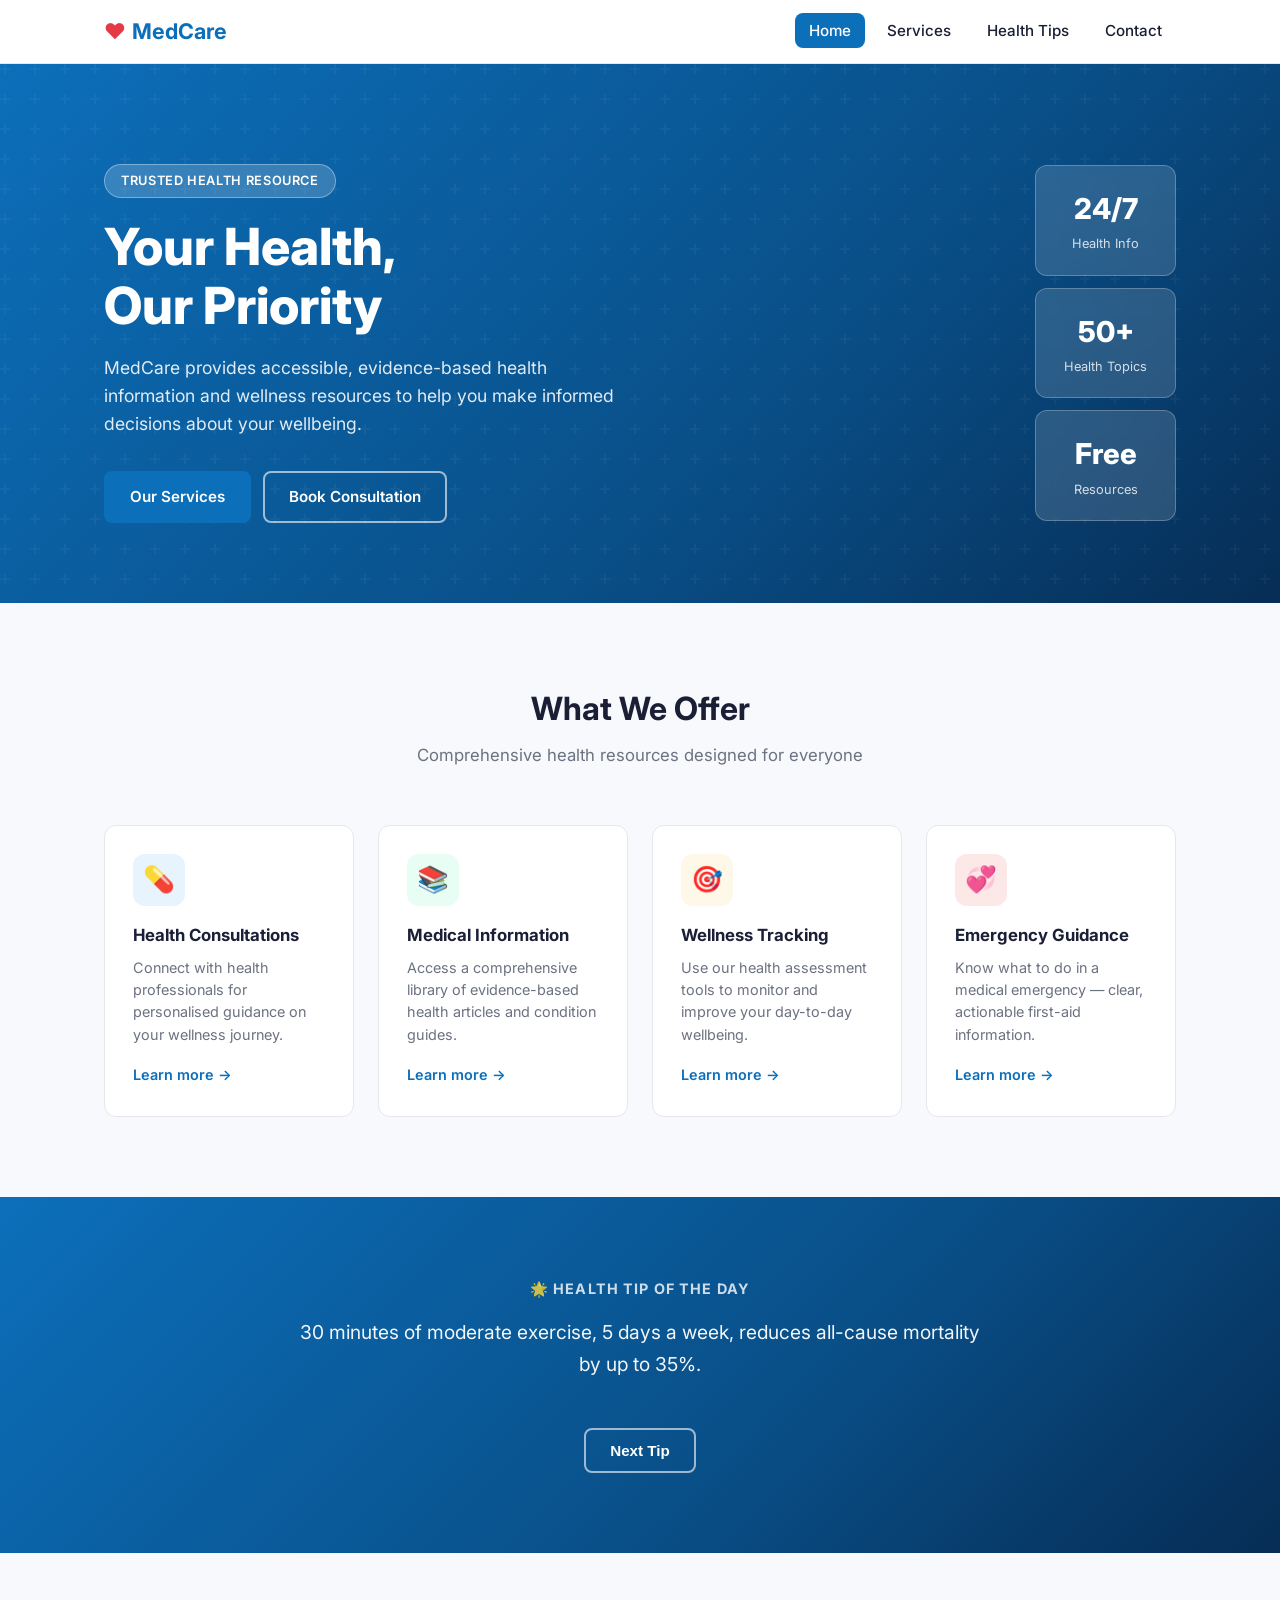
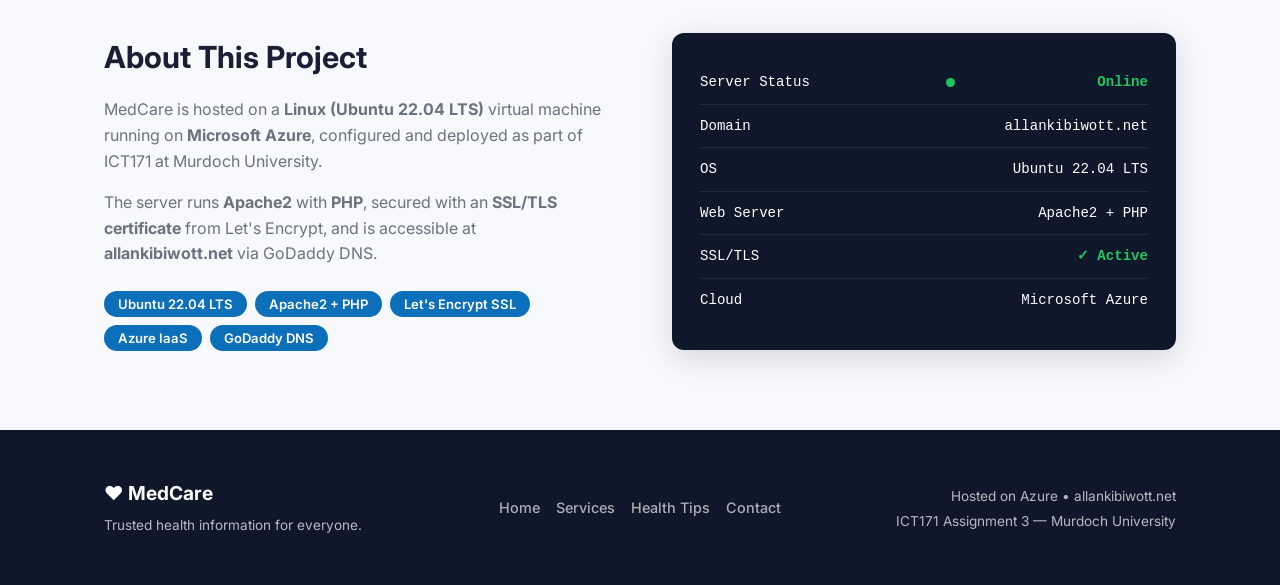
<file: index.html>
<!DOCTYPE html>
<html lang="en">
<head>
  <meta charset="UTF-8">
  <meta name="viewport" content="width=device-width, initial-scale=1.0">
  <title>MedCare — Trusted Health Information | allankibiwott.net</title>
  <meta name="description" content="MedCare provides trusted health information, appointment booking, and wellness resources for the community.">
  <link rel="stylesheet" href="style.css">
  <link rel="preconnect" href="https://fonts.googleapis.com">
  <link href="https://fonts.googleapis.com/css2?family=Inter:wght@300;400;500;600;700&display=swap" rel="stylesheet">
</head>
<body>

  <!-- NAV -->
  <nav class="navbar">
    <div class="container nav-inner">
      <a href="index.html" class="logo">
        <span class="logo-icon">&#x2764;</span> MedCare
      </a>
      <ul class="nav-links">
        <li><a href="index.html" class="active">Home</a></li>
        <li><a href="services.html">Services</a></li>
        <li><a href="health-tips.html">Health Tips</a></li>
        <li><a href="contact.html">Contact</a></li>
      </ul>
      <button class="hamburger" id="hamburger" aria-label="Toggle menu">&#9776;</button>
    </div>
  </nav>

  <!-- HERO -->
  <section class="hero">
    <div class="container hero-content">
      <div class="hero-text">
        <span class="badge">Trusted Health Resource</span>
        <h1>Your Health,<br>Our Priority</h1>
        <p>MedCare provides accessible, evidence-based health information and wellness resources to help you make informed decisions about your wellbeing.</p>
        <div class="hero-buttons">
          <a href="services.html" class="btn btn-primary">Our Services</a>
          <a href="contact.html" class="btn btn-outline">Book Consultation</a>
        </div>
      </div>
      <div class="hero-stats">
        <div class="stat-card">
          <span class="stat-number">24/7</span>
          <span class="stat-label">Health Info</span>
        </div>
        <div class="stat-card">
          <span class="stat-number">50+</span>
          <span class="stat-label">Health Topics</span>
        </div>
        <div class="stat-card">
          <span class="stat-number">Free</span>
          <span class="stat-label">Resources</span>
        </div>
      </div>
    </div>
  </section>

  <!-- SERVICES PREVIEW -->
  <section class="section" id="services">
    <div class="container">
      <div class="section-header">
        <h2>What We Offer</h2>
        <p>Comprehensive health resources designed for everyone</p>
      </div>
      <div class="cards-grid">
        <div class="card">
          <div class="card-icon" style="background:#e8f4fd;">&#128138;</div>
          <h3>Health Consultations</h3>
          <p>Connect with health professionals for personalised guidance on your wellness journey.</p>
          <a href="services.html" class="card-link">Learn more &rarr;</a>
        </div>
        <div class="card">
          <div class="card-icon" style="background:#e8fdf4;">&#128218;</div>
          <h3>Medical Information</h3>
          <p>Access a comprehensive library of evidence-based health articles and condition guides.</p>
          <a href="health-tips.html" class="card-link">Learn more &rarr;</a>
        </div>
        <div class="card">
          <div class="card-icon" style="background:#fdf8e8;">&#127919;</div>
          <h3>Wellness Tracking</h3>
          <p>Use our health assessment tools to monitor and improve your day-to-day wellbeing.</p>
          <a href="services.html" class="card-link">Learn more &rarr;</a>
        </div>
        <div class="card">
          <div class="card-icon" style="background:#fde8e8;">&#128158;</div>
          <h3>Emergency Guidance</h3>
          <p>Know what to do in a medical emergency — clear, actionable first-aid information.</p>
          <a href="services.html" class="card-link">Learn more &rarr;</a>
        </div>
      </div>
    </div>
  </section>

  <!-- HEALTH TIP OF THE DAY -->
  <section class="section tip-section">
    <div class="container">
      <div class="tip-box">
        <div class="tip-label">&#127775; Health Tip of the Day</div>
        <p id="tip-text">Loading tip...</p>
        <button class="btn btn-outline-white" onclick="newTip()">Next Tip</button>
      </div>
    </div>
  </section>

  <!-- ABOUT / SERVER INFO -->
  <section class="section" id="about">
    <div class="container about-grid">
      <div class="about-text">
        <h2>About This Project</h2>
        <p>MedCare is hosted on a <strong>Linux (Ubuntu 22.04 LTS)</strong> virtual machine running on <strong>Microsoft Azure</strong>, configured and deployed as part of ICT171 at Murdoch University.</p>
        <p>The server runs <strong>Apache2</strong> with <strong>PHP</strong>, secured with an <strong>SSL/TLS certificate</strong> from Let's Encrypt, and is accessible at <strong>allankibiwott.net</strong> via GoDaddy DNS.</p>
        <ul class="tech-list">
          <li><span class="tech-tag">Ubuntu 22.04 LTS</span></li>
          <li><span class="tech-tag">Apache2 + PHP</span></li>
          <li><span class="tech-tag">Let's Encrypt SSL</span></li>
          <li><span class="tech-tag">Azure IaaS</span></li>
          <li><span class="tech-tag">GoDaddy DNS</span></li>
        </ul>
      </div>
      <div class="about-visual">
        <div class="server-card">
          <div class="server-row"><span>Server Status</span><span class="status-dot"></span><span class="status-green">Online</span></div>
          <div class="server-row"><span>Domain</span><span>allankibiwott.net</span></div>
          <div class="server-row"><span>OS</span><span>Ubuntu 22.04 LTS</span></div>
          <div class="server-row"><span>Web Server</span><span>Apache2 + PHP</span></div>
          <div class="server-row"><span>SSL/TLS</span><span class="status-green">&#10003; Active</span></div>
          <div class="server-row"><span>Cloud</span><span>Microsoft Azure</span></div>
        </div>
      </div>
    </div>
  </section>

  <!-- FOOTER -->
  <footer class="footer">
    <div class="container footer-inner">
      <div>
        <span class="logo">&#x2764; MedCare</span>
        <p>Trusted health information for everyone.</p>
      </div>
      <div class="footer-links">
        <a href="index.html">Home</a>
        <a href="services.html">Services</a>
        <a href="health-tips.html">Health Tips</a>
        <a href="contact.html">Contact</a>
      </div>
      <div>
        <p>Hosted on Azure &bull; allankibiwott.net</p>
        <p>ICT171 Assignment 3 &mdash; Murdoch University</p>
      </div>
    </div>
  </footer>

  <script src="main.js"></script>
</body>
</html>
</file>
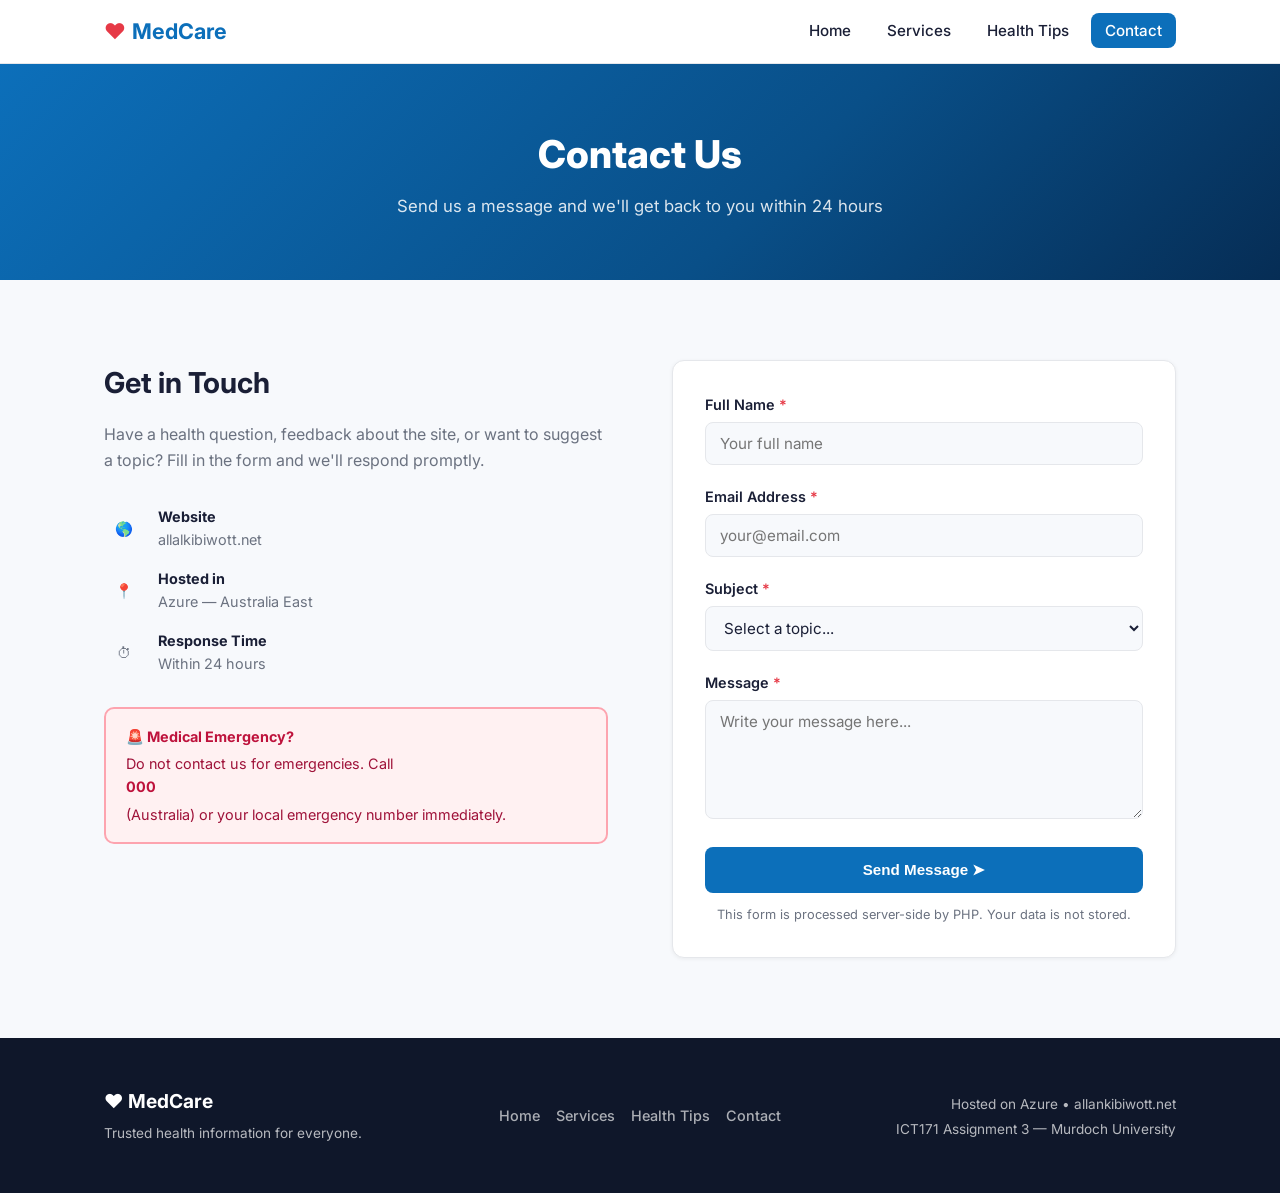
<file: contact.html>
<!DOCTYPE html>
<html lang="en">
<head>
  <meta charset="UTF-8">
  <meta name="viewport" content="width=device-width, initial-scale=1.0">
  <title>Contact — MedCare</title>
  <link rel="stylesheet" href="style.css">
  <link href="https://fonts.googleapis.com/css2?family=Inter:wght@300;400;500;600;700&display=swap" rel="stylesheet">
</head>
<body>

  <nav class="navbar">
    <div class="container nav-inner">
      <a href="index.html" class="logo"><span class="logo-icon">&#x2764;</span> MedCare</a>
      <ul class="nav-links">
        <li><a href="index.html">Home</a></li>
        <li><a href="services.html">Services</a></li>
        <li><a href="health-tips.html">Health Tips</a></li>
        <li><a href="contact.html" class="active">Contact</a></li>
      </ul>
      <button class="hamburger" id="hamburger" aria-label="Toggle menu">&#9776;</button>
    </div>
  </nav>

  <section class="page-hero">
    <div class="container">
      <h1>Contact Us</h1>
      <p>Send us a message and we'll get back to you within 24 hours</p>
    </div>
  </section>

  <section class="section">
    <div class="container contact-grid">

      <div class="contact-info">
        <h2>Get in Touch</h2>
        <p>Have a health question, feedback about the site, or want to suggest a topic? Fill in the form and we'll respond promptly.</p>
        <div class="info-items">
          <div class="info-item">
            <span class="info-icon">&#127758;</span>
            <div>
              <strong>Website</strong>
              <span>allalkibiwott.net</span>
            </div>
          </div>
          <div class="info-item">
            <span class="info-icon">&#128205;</span>
            <div>
              <strong>Hosted in</strong>
              <span>Azure — Australia East</span>
            </div>
          </div>
          <div class="info-item">
            <span class="info-icon">&#9201;</span>
            <div>
              <strong>Response Time</strong>
              <span>Within 24 hours</span>
            </div>
          </div>
        </div>
        <div class="emergency-box">
          <strong>&#128680; Medical Emergency?</strong>
          <p>Do not contact us for emergencies. Call <strong>000</strong> (Australia) or your local emergency number immediately.</p>
        </div>
      </div>

      <div class="contact-form-wrapper">
        <form action="submit.php" method="POST" class="contact-form" id="contactForm">
          <div class="form-group">
            <label for="name">Full Name <span class="required">*</span></label>
            <input type="text" id="name" name="name" placeholder="Your full name" required>
          </div>
          <div class="form-group">
            <label for="email">Email Address <span class="required">*</span></label>
            <input type="email" id="email" name="email" placeholder="your@email.com" required>
          </div>
          <div class="form-group">
            <label for="subject">Subject <span class="required">*</span></label>
            <select id="subject" name="subject" required>
              <option value="">Select a topic...</option>
              <option value="general">General Health Question</option>
              <option value="consultation">Book a Consultation</option>
              <option value="feedback">Website Feedback</option>
              <option value="suggest">Suggest a Health Topic</option>
              <option value="other">Other</option>
            </select>
          </div>
          <div class="form-group">
            <label for="message">Message <span class="required">*</span></label>
            <textarea id="message" name="message" rows="5" placeholder="Write your message here..." required></textarea>
          </div>
          <button type="submit" class="btn btn-primary btn-full">Send Message &#10148;</button>
          <p class="form-note">This form is processed server-side by PHP. Your data is not stored.</p>
        </form>
      </div>

    </div>
  </section>

  <footer class="footer">
    <div class="container footer-inner">
      <div><span class="logo">&#x2764; MedCare</span><p>Trusted health information for everyone.</p></div>
      <div class="footer-links">
        <a href="index.html">Home</a><a href="services.html">Services</a>
        <a href="health-tips.html">Health Tips</a><a href="contact.html">Contact</a>
      </div>
      <div><p>Hosted on Azure &bull; allankibiwott.net</p><p>ICT171 Assignment 3 &mdash; Murdoch University</p></div>
    </div>
  </footer>

  <script src="main.js"></script>
</body>
</html>
</file>
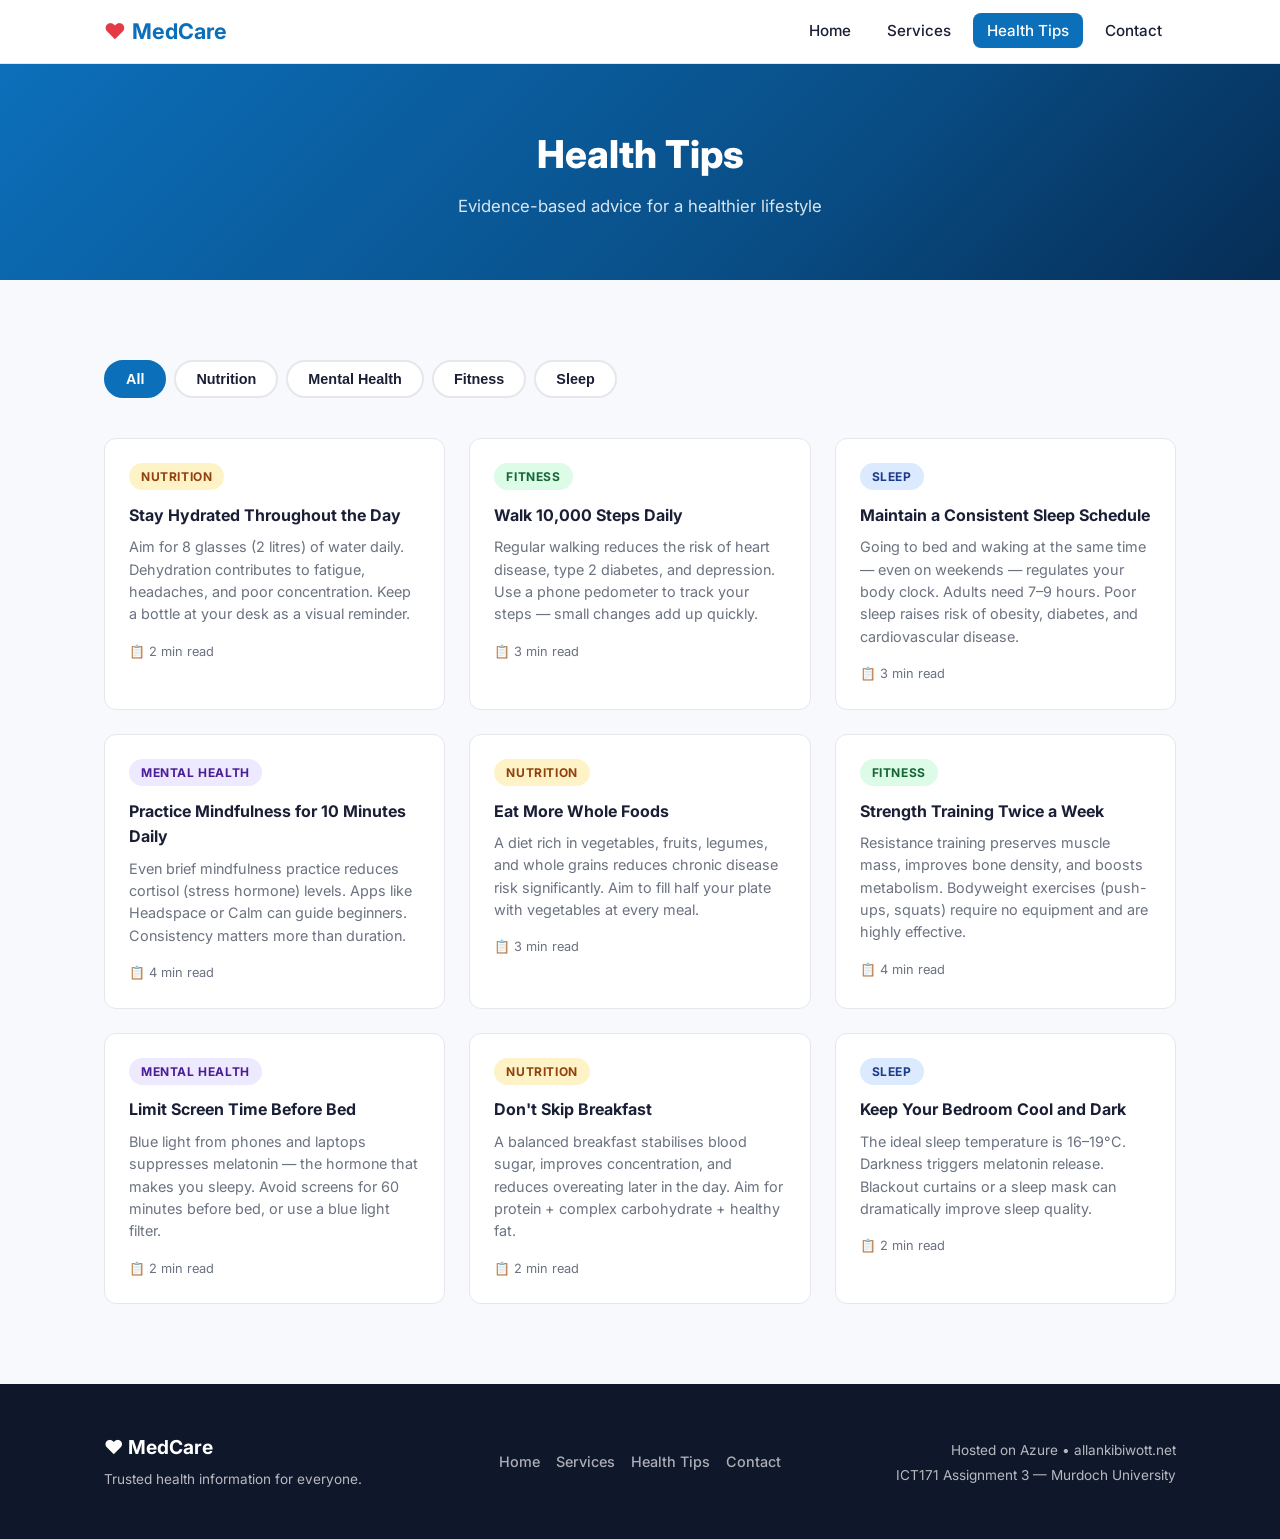
<file: health-tips.html>
<!DOCTYPE html>
<html lang="en">
<head>
  <meta charset="UTF-8">
  <meta name="viewport" content="width=device-width, initial-scale=1.0">
  <title>Health Tips — MedCare</title>
  <link rel="stylesheet" href="style.css">
  <link href="https://fonts.googleapis.com/css2?family=Inter:wght@300;400;500;600;700&display=swap" rel="stylesheet">
</head>
<body>

  <nav class="navbar">
    <div class="container nav-inner">
      <a href="index.html" class="logo"><span class="logo-icon">&#x2764;</span> MedCare</a>
      <ul class="nav-links">
        <li><a href="index.html">Home</a></li>
        <li><a href="services.html">Services</a></li>
        <li><a href="health-tips.html" class="active">Health Tips</a></li>
        <li><a href="contact.html">Contact</a></li>
      </ul>
      <button class="hamburger" id="hamburger" aria-label="Toggle menu">&#9776;</button>
    </div>
  </nav>

  <section class="page-hero">
    <div class="container">
      <h1>Health Tips</h1>
      <p>Evidence-based advice for a healthier lifestyle</p>
    </div>
  </section>

  <!-- FILTER TABS -->
  <section class="section">
    <div class="container">
      <div class="filter-tabs">
        <button class="tab-btn active" onclick="filterTips('all', this)">All</button>
        <button class="tab-btn" onclick="filterTips('nutrition', this)">Nutrition</button>
        <button class="tab-btn" onclick="filterTips('mental', this)">Mental Health</button>
        <button class="tab-btn" onclick="filterTips('fitness', this)">Fitness</button>
        <button class="tab-btn" onclick="filterTips('sleep', this)">Sleep</button>
      </div>

      <div class="tips-grid" id="tips-grid">

        <article class="tip-article" data-category="nutrition">
          <div class="tip-cat-badge nutrition">Nutrition</div>
          <h3>Stay Hydrated Throughout the Day</h3>
          <p>Aim for 8 glasses (2 litres) of water daily. Dehydration contributes to fatigue, headaches, and poor concentration. Keep a bottle at your desk as a visual reminder.</p>
          <div class="tip-meta">&#128203; 2 min read</div>
        </article>

        <article class="tip-article" data-category="fitness">
          <div class="tip-cat-badge fitness">Fitness</div>
          <h3>Walk 10,000 Steps Daily</h3>
          <p>Regular walking reduces the risk of heart disease, type 2 diabetes, and depression. Use a phone pedometer to track your steps — small changes add up quickly.</p>
          <div class="tip-meta">&#128203; 3 min read</div>
        </article>

        <article class="tip-article" data-category="sleep">
          <div class="tip-cat-badge sleep">Sleep</div>
          <h3>Maintain a Consistent Sleep Schedule</h3>
          <p>Going to bed and waking at the same time — even on weekends — regulates your body clock. Adults need 7–9 hours. Poor sleep raises risk of obesity, diabetes, and cardiovascular disease.</p>
          <div class="tip-meta">&#128203; 3 min read</div>
        </article>

        <article class="tip-article" data-category="mental">
          <div class="tip-cat-badge mental">Mental Health</div>
          <h3>Practice Mindfulness for 10 Minutes Daily</h3>
          <p>Even brief mindfulness practice reduces cortisol (stress hormone) levels. Apps like Headspace or Calm can guide beginners. Consistency matters more than duration.</p>
          <div class="tip-meta">&#128203; 4 min read</div>
        </article>

        <article class="tip-article" data-category="nutrition">
          <div class="tip-cat-badge nutrition">Nutrition</div>
          <h3>Eat More Whole Foods</h3>
          <p>A diet rich in vegetables, fruits, legumes, and whole grains reduces chronic disease risk significantly. Aim to fill half your plate with vegetables at every meal.</p>
          <div class="tip-meta">&#128203; 3 min read</div>
        </article>

        <article class="tip-article" data-category="fitness">
          <div class="tip-cat-badge fitness">Fitness</div>
          <h3>Strength Training Twice a Week</h3>
          <p>Resistance training preserves muscle mass, improves bone density, and boosts metabolism. Bodyweight exercises (push-ups, squats) require no equipment and are highly effective.</p>
          <div class="tip-meta">&#128203; 4 min read</div>
        </article>

        <article class="tip-article" data-category="mental">
          <div class="tip-cat-badge mental">Mental Health</div>
          <h3>Limit Screen Time Before Bed</h3>
          <p>Blue light from phones and laptops suppresses melatonin — the hormone that makes you sleepy. Avoid screens for 60 minutes before bed, or use a blue light filter.</p>
          <div class="tip-meta">&#128203; 2 min read</div>
        </article>

        <article class="tip-article" data-category="nutrition">
          <div class="tip-cat-badge nutrition">Nutrition</div>
          <h3>Don't Skip Breakfast</h3>
          <p>A balanced breakfast stabilises blood sugar, improves concentration, and reduces overeating later in the day. Aim for protein + complex carbohydrate + healthy fat.</p>
          <div class="tip-meta">&#128203; 2 min read</div>
        </article>

        <article class="tip-article" data-category="sleep">
          <div class="tip-cat-badge sleep">Sleep</div>
          <h3>Keep Your Bedroom Cool and Dark</h3>
          <p>The ideal sleep temperature is 16–19°C. Darkness triggers melatonin release. Blackout curtains or a sleep mask can dramatically improve sleep quality.</p>
          <div class="tip-meta">&#128203; 2 min read</div>
        </article>

      </div>
    </div>
  </section>

  <footer class="footer">
    <div class="container footer-inner">
      <div><span class="logo">&#x2764; MedCare</span><p>Trusted health information for everyone.</p></div>
      <div class="footer-links">
        <a href="index.html">Home</a><a href="services.html">Services</a>
        <a href="health-tips.html">Health Tips</a><a href="contact.html">Contact</a>
      </div>
      <div><p>Hosted on Azure &bull; allankibiwott.net</p><p>ICT171 Assignment 3 &mdash; Murdoch University</p></div>
    </div>
  </footer>

  <script src="main.js"></script>
</body>
</html>
</file>
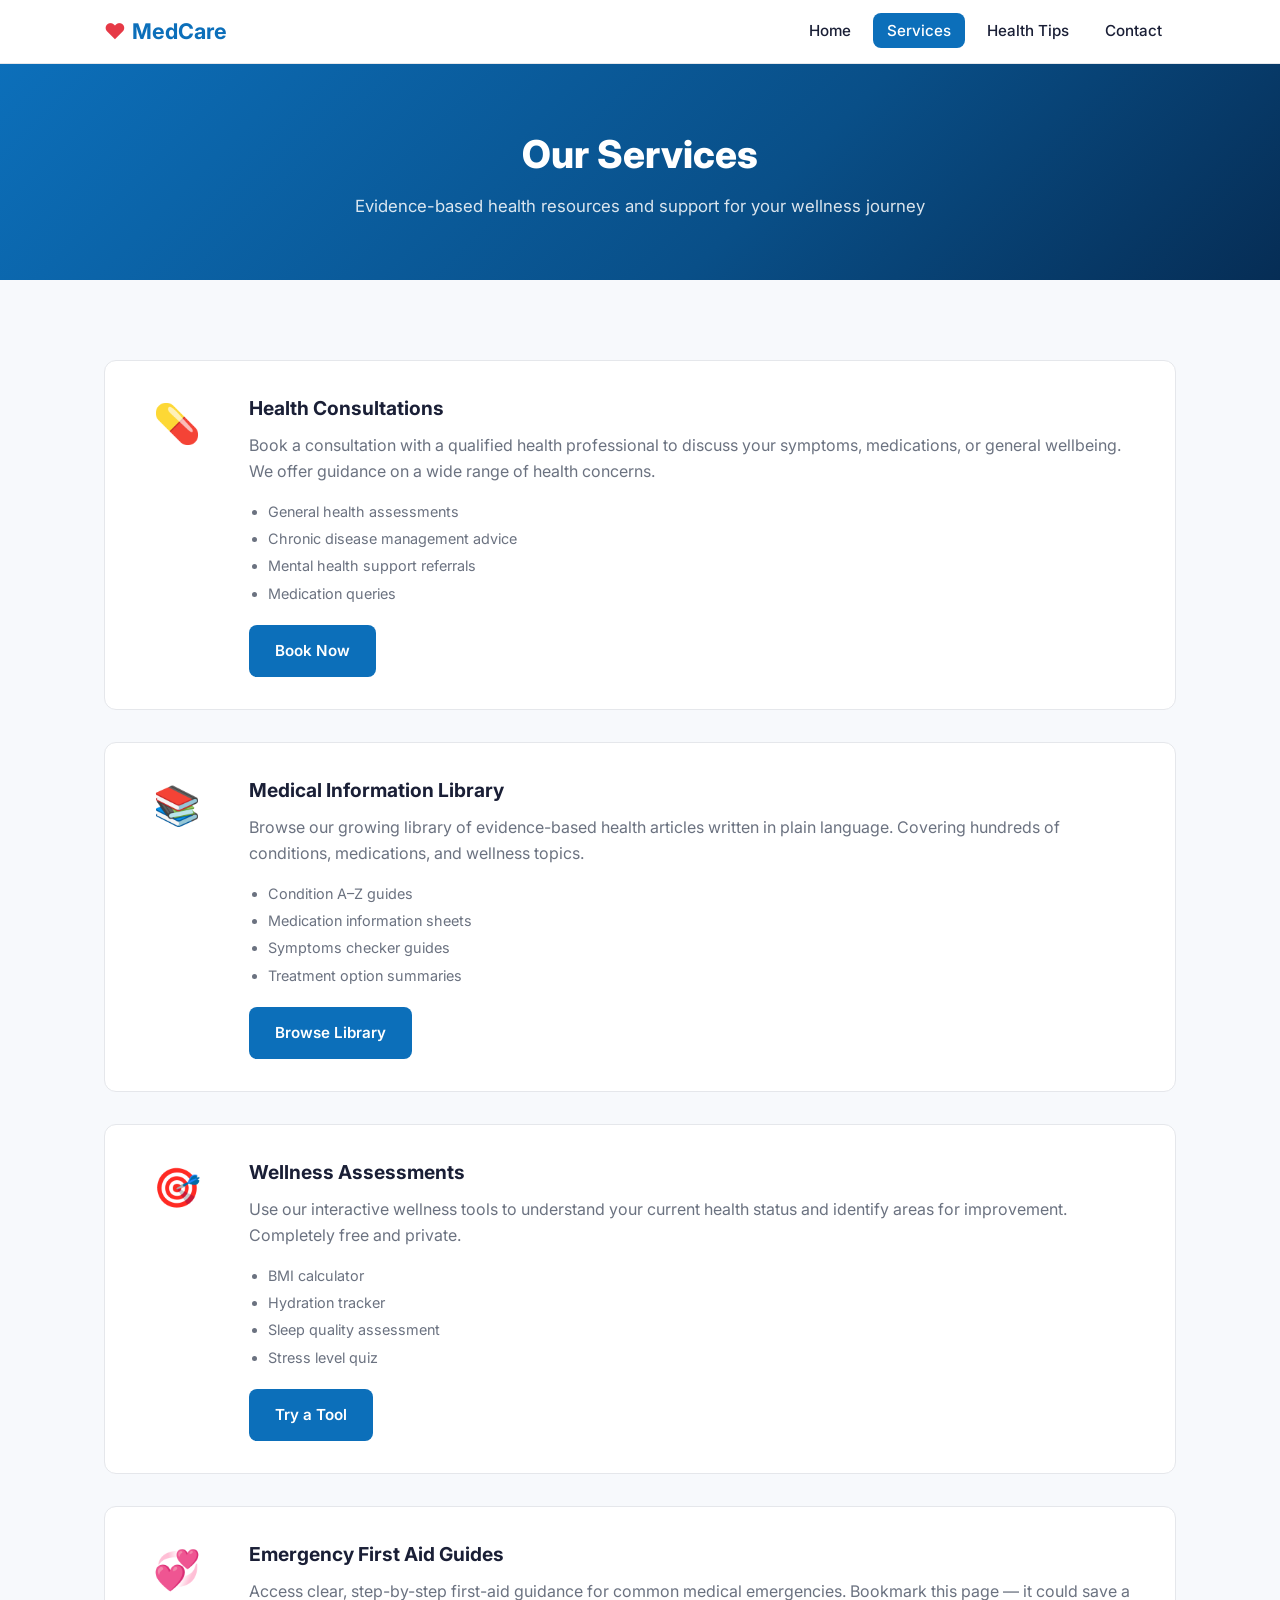
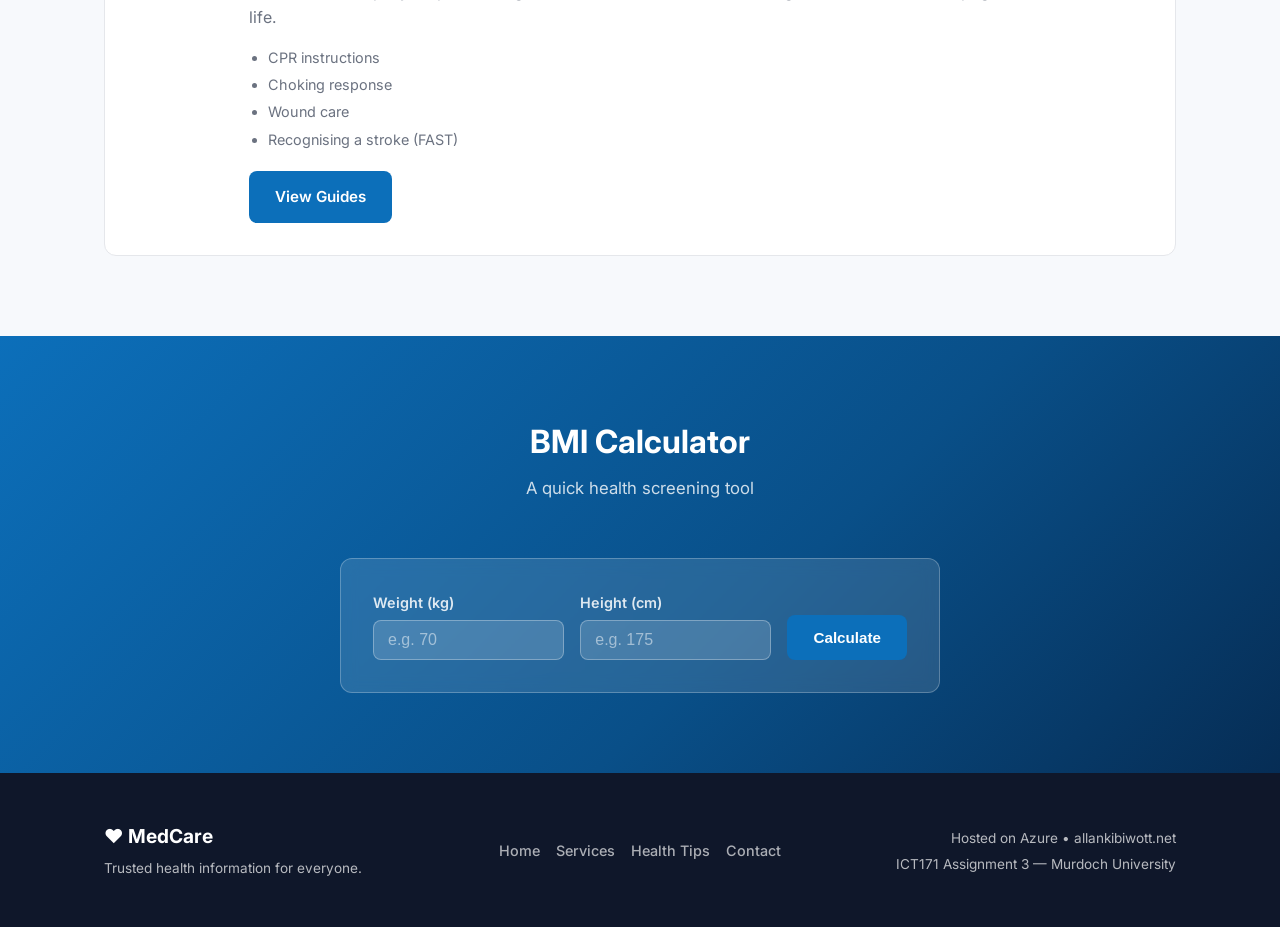
<file: services.html>
<!DOCTYPE html>
<html lang="en">
<head>
  <meta charset="UTF-8">
  <meta name="viewport" content="width=device-width, initial-scale=1.0">
  <title>Services — MedCare</title>
  <link rel="stylesheet" href="style.css">
  <link href="https://fonts.googleapis.com/css2?family=Inter:wght@300;400;500;600;700&display=swap" rel="stylesheet">
</head>
<body>

  <nav class="navbar">
    <div class="container nav-inner">
      <a href="index.html" class="logo"><span class="logo-icon">&#x2764;</span> MedCare</a>
      <ul class="nav-links">
        <li><a href="index.html">Home</a></li>
        <li><a href="services.html" class="active">Services</a></li>
        <li><a href="health-tips.html">Health Tips</a></li>
        <li><a href="contact.html">Contact</a></li>
      </ul>
      <button class="hamburger" id="hamburger" aria-label="Toggle menu">&#9776;</button>
    </div>
  </nav>

  <section class="page-hero">
    <div class="container">
      <h1>Our Services</h1>
      <p>Evidence-based health resources and support for your wellness journey</p>
    </div>
  </section>

  <section class="section">
    <div class="container">
      <div class="services-grid">

        <div class="service-item">
          <div class="service-icon">&#128138;</div>
          <div class="service-text">
            <h3>Health Consultations</h3>
            <p>Book a consultation with a qualified health professional to discuss your symptoms, medications, or general wellbeing. We offer guidance on a wide range of health concerns.</p>
            <ul>
              <li>General health assessments</li>
              <li>Chronic disease management advice</li>
              <li>Mental health support referrals</li>
              <li>Medication queries</li>
            </ul>
            <a href="contact.html" class="btn btn-primary" style="margin-top:1rem;">Book Now</a>
          </div>
        </div>

        <div class="service-item">
          <div class="service-icon">&#128218;</div>
          <div class="service-text">
            <h3>Medical Information Library</h3>
            <p>Browse our growing library of evidence-based health articles written in plain language. Covering hundreds of conditions, medications, and wellness topics.</p>
            <ul>
              <li>Condition A–Z guides</li>
              <li>Medication information sheets</li>
              <li>Symptoms checker guides</li>
              <li>Treatment option summaries</li>
            </ul>
            <a href="health-tips.html" class="btn btn-primary" style="margin-top:1rem;">Browse Library</a>
          </div>
        </div>

        <div class="service-item">
          <div class="service-icon">&#127919;</div>
          <div class="service-text">
            <h3>Wellness Assessments</h3>
            <p>Use our interactive wellness tools to understand your current health status and identify areas for improvement. Completely free and private.</p>
            <ul>
              <li>BMI calculator</li>
              <li>Hydration tracker</li>
              <li>Sleep quality assessment</li>
              <li>Stress level quiz</li>
            </ul>
            <a href="health-tips.html" class="btn btn-primary" style="margin-top:1rem;">Try a Tool</a>
          </div>
        </div>

        <div class="service-item">
          <div class="service-icon">&#128158;</div>
          <div class="service-text">
            <h3>Emergency First Aid Guides</h3>
            <p>Access clear, step-by-step first-aid guidance for common medical emergencies. Bookmark this page — it could save a life.</p>
            <ul>
              <li>CPR instructions</li>
              <li>Choking response</li>
              <li>Wound care</li>
              <li>Recognising a stroke (FAST)</li>
            </ul>
            <a href="contact.html" class="btn btn-primary" style="margin-top:1rem;">View Guides</a>
          </div>
        </div>

      </div>
    </div>
  </section>

  <!-- BMI CALCULATOR -->
  <section class="section tip-section">
    <div class="container">
      <div class="section-header" style="color:#fff">
        <h2 style="color:#fff">BMI Calculator</h2>
        <p style="color:rgba(255,255,255,0.8)">A quick health screening tool</p>
      </div>
      <div class="bmi-card">
        <div class="bmi-inputs">
          <div class="input-group">
            <label for="weight">Weight (kg)</label>
            <input type="number" id="weight" placeholder="e.g. 70" min="1" max="300">
          </div>
          <div class="input-group">
            <label for="height">Height (cm)</label>
            <input type="number" id="height" placeholder="e.g. 175" min="50" max="250">
          </div>
          <button class="btn btn-primary" onclick="calcBMI()">Calculate</button>
        </div>
        <div id="bmi-result" class="bmi-result" style="display:none;"></div>
      </div>
    </div>
  </section>

  <footer class="footer">
    <div class="container footer-inner">
      <div><span class="logo">&#x2764; MedCare</span><p>Trusted health information for everyone.</p></div>
      <div class="footer-links">
        <a href="index.html">Home</a><a href="services.html">Services</a>
        <a href="health-tips.html">Health Tips</a><a href="contact.html">Contact</a>
      </div>
      <div><p>Hosted on Azure &bull; allankibiwott.net</p><p>ICT171 Assignment 3 &mdash; Murdoch University</p></div>
    </div>
  </footer>

  <script src="main.js"></script>
</body>
</html>
</file>
<file: style.css>
/* ============================================================
   MedCare — style.css
   ICT171 Assignment 3 — Allan Kibiwott
   Hosted at allankibiwott.net
   ============================================================ */

*, *::before, *::after { box-sizing: border-box; margin: 0; padding: 0; }

:root {
  --primary:    #0c6fba;
  --primary-dk: #094f88;
  --accent:     #1a9e68;
  --bg:         #f7f9fc;
  --surface:    #ffffff;
  --text:       #1a1f36;
  --muted:      #6b7280;
  --border:     #e5e7eb;
  --hero-grad:  linear-gradient(135deg, #0c6fba 0%, #094f88 60%, #062d55 100%);
  --radius:     12px;
  --shadow-sm:  0 1px 4px rgba(0,0,0,0.06);
  --shadow-md:  0 4px 16px rgba(0,0,0,0.10);
  --shadow-lg:  0 8px 32px rgba(0,0,0,0.14);
  --font:       'Inter', system-ui, sans-serif;
}

html { scroll-behavior: smooth; }
body { font-family: var(--font); background: var(--bg); color: var(--text); line-height: 1.6; font-size: 16px; }

/* ── UTILITIES ── */
.container { max-width: 1120px; margin: 0 auto; padding: 0 24px; }
.section    { padding: 80px 0; }
.section-header { text-align: center; margin-bottom: 56px; }
.section-header h2 { font-size: 2rem; font-weight: 700; margin-bottom: 0.5rem; }
.section-header p  { color: var(--muted); font-size: 1.05rem; }

/* ── NAVBAR ── */
.navbar {
  position: sticky; top: 0; z-index: 100;
  background: rgba(255,255,255,0.95);
  backdrop-filter: blur(12px);
  border-bottom: 1px solid var(--border);
  padding: 14px 0;
}
.nav-inner { display: flex; align-items: center; justify-content: space-between; gap: 1rem; }
.logo { font-size: 1.35rem; font-weight: 700; color: var(--primary); text-decoration: none; display: flex; align-items: center; gap: 6px; }
.logo-icon { color: #e63946; }
.nav-links { display: flex; list-style: none; gap: 8px; }
.nav-links a { padding: 8px 14px; border-radius: 8px; text-decoration: none; color: var(--text); font-weight: 500; font-size: 0.95rem; transition: background 0.2s, color 0.2s; }
.nav-links a:hover, .nav-links a.active { background: var(--primary); color: #fff; }
.hamburger { display: none; background: none; border: none; font-size: 1.4rem; cursor: pointer; color: var(--text); }

/* ── HERO ── */
.hero {
  background: var(--hero-grad);
  color: white;
  padding: 100px 0 80px;
  position: relative;
  overflow: hidden;
}
.hero::after {
  content: '';
  position: absolute; inset: 0;
  background: url("data:image/svg+xml,%3Csvg width='60' height='60' viewBox='0 0 60 60' xmlns='http://www.w3.org/2000/svg'%3E%3Cg fill='none' fill-rule='evenodd'%3E%3Cg fill='%23ffffff' fill-opacity='0.04'%3E%3Cpath d='M36 34v-4h-2v4h-4v2h4v4h2v-4h4v-2h-4zm0-30V0h-2v4h-4v2h4v4h2V6h4V4h-4zM6 34v-4H4v4H0v2h4v4h2v-4h4v-2H6zM6 4V0H4v4H0v2h4v4h2V6h4V4H6z'/%3E%3C/g%3E%3C/g%3E%3C/svg%3E");
  pointer-events: none;
}
.hero-content { display: grid; grid-template-columns: 1fr auto; gap: 3rem; align-items: center; position: relative; z-index: 1; }
.badge { display: inline-block; background: rgba(255,255,255,0.18); border: 1px solid rgba(255,255,255,0.35); padding: 6px 16px; border-radius: 20px; font-size: 0.8rem; font-weight: 600; letter-spacing: 0.05em; text-transform: uppercase; margin-bottom: 1.2rem; }
.hero-text h1 { font-size: clamp(2.2rem, 4vw, 3.4rem); font-weight: 800; line-height: 1.15; margin-bottom: 1.2rem; }
.hero-text p  { font-size: 1.1rem; opacity: 0.88; max-width: 520px; margin-bottom: 2rem; }
.hero-buttons { display: flex; gap: 12px; flex-wrap: wrap; }
.hero-stats { display: flex; flex-direction: column; gap: 12px; }
.stat-card { background: rgba(255,255,255,0.14); backdrop-filter: blur(8px); border: 1px solid rgba(255,255,255,0.25); border-radius: var(--radius); padding: 20px 28px; text-align: center; min-width: 120px; }
.stat-number { display: block; font-size: 1.8rem; font-weight: 800; }
.stat-label  { display: block; font-size: 0.8rem; opacity: 0.8; margin-top: 2px; }

/* ── BUTTONS ── */
.btn { display: inline-flex; align-items: center; gap: 8px; padding: 12px 24px; border-radius: 8px; font-weight: 600; font-size: 0.95rem; text-decoration: none; cursor: pointer; border: 2px solid transparent; transition: all 0.2s; }
.btn-primary { background: var(--primary); color: #fff; }
.btn-primary:hover { background: var(--primary-dk); transform: translateY(-1px); box-shadow: var(--shadow-md); }
.btn-outline { border-color: rgba(255,255,255,0.6); color: #fff; }
.btn-outline:hover { background: rgba(255,255,255,0.15); }
.btn-outline-white { border-color: rgba(255,255,255,0.6); color: #fff; background: transparent; }
.btn-outline-white:hover { background: rgba(255,255,255,0.15); }
.btn-full { width: 100%; justify-content: center; }

/* ── CARDS ── */
.cards-grid { display: grid; grid-template-columns: repeat(auto-fit, minmax(240px, 1fr)); gap: 24px; }
.card { background: var(--surface); border: 1px solid var(--border); border-radius: var(--radius); padding: 28px; transition: transform 0.2s, box-shadow 0.2s; }
.card:hover { transform: translateY(-4px); box-shadow: var(--shadow-lg); }
.card-icon { width: 52px; height: 52px; border-radius: 12px; display: flex; align-items: center; justify-content: center; font-size: 1.6rem; margin-bottom: 1rem; }
.card h3 { font-size: 1.05rem; font-weight: 700; margin-bottom: 0.5rem; }
.card p  { color: var(--muted); font-size: 0.9rem; line-height: 1.55; margin-bottom: 1rem; }
.card-link { color: var(--primary); font-weight: 600; font-size: 0.9rem; text-decoration: none; }
.card-link:hover { text-decoration: underline; }

/* ── TIP SECTION ── */
.tip-section { background: var(--hero-grad); color: white; }
.tip-box { max-width: 700px; margin: 0 auto; text-align: center; }
.tip-label { font-size: 0.9rem; font-weight: 700; letter-spacing: 0.08em; text-transform: uppercase; opacity: 0.8; margin-bottom: 1rem; }
.tip-box p { font-size: 1.2rem; line-height: 1.7; opacity: 0.95; margin-bottom: 2rem; min-height: 80px; }

/* ── ABOUT ── */
.about-grid { display: grid; grid-template-columns: 1fr 1fr; gap: 4rem; align-items: center; }
.about-text h2 { font-size: 1.9rem; font-weight: 700; margin-bottom: 1rem; }
.about-text p  { color: var(--muted); margin-bottom: 1rem; }
.tech-list { display: flex; flex-wrap: wrap; gap: 8px; list-style: none; margin-top: 1.5rem; }
.tech-tag { background: var(--primary); color: white; padding: 5px 14px; border-radius: 20px; font-size: 0.82rem; font-weight: 600; }
.server-card { background: #0f172a; border-radius: var(--radius); padding: 28px; color: white; font-family: 'Courier New', monospace; font-size: 0.88rem; box-shadow: var(--shadow-lg); }
.server-row { display: flex; justify-content: space-between; align-items: center; padding: 10px 0; border-bottom: 1px solid rgba(255,255,255,0.08); }
.server-row:last-child { border-bottom: none; }
.status-dot { width: 9px; height: 9px; background: #22c55e; border-radius: 50%; animation: pulse 2s infinite; display: inline-block; margin-right: 6px; }
@keyframes pulse { 0%,100%{opacity:1;} 50%{opacity:0.4;} }
.status-green { color: #22c55e; font-weight: 600; }

/* ── PAGE HERO (inner pages) ── */
.page-hero { background: var(--hero-grad); color: white; padding: 60px 0; text-align: center; }
.page-hero h1 { font-size: 2.4rem; font-weight: 800; margin-bottom: 0.5rem; }
.page-hero p  { opacity: 0.85; font-size: 1.05rem; }

/* ── SERVICES ── */
.services-grid { display: grid; gap: 2rem; }
.service-item { display: grid; grid-template-columns: 80px 1fr; gap: 2rem; background: var(--surface); border: 1px solid var(--border); border-radius: var(--radius); padding: 32px; align-items: start; transition: box-shadow 0.2s; }
.service-item:hover { box-shadow: var(--shadow-md); }
.service-icon { font-size: 2.4rem; text-align: center; }
.service-text h3 { font-size: 1.2rem; font-weight: 700; margin-bottom: 0.6rem; }
.service-text p  { color: var(--muted); margin-bottom: 1rem; }
.service-text ul { padding-left: 1.2rem; color: var(--muted); font-size: 0.9rem; }
.service-text ul li { margin-bottom: 4px; }

/* ── BMI CALCULATOR ── */
.bmi-card { background: rgba(255,255,255,0.12); backdrop-filter: blur(8px); border: 1px solid rgba(255,255,255,0.25); border-radius: var(--radius); padding: 32px; max-width: 600px; margin: 0 auto; }
.bmi-inputs { display: flex; gap: 16px; align-items: flex-end; flex-wrap: wrap; }
.input-group { flex: 1; min-width: 140px; }
.input-group label { display: block; color: rgba(255,255,255,0.85); font-weight: 600; font-size: 0.9rem; margin-bottom: 6px; }
.input-group input { width: 100%; padding: 10px 14px; border-radius: 8px; border: 1px solid rgba(255,255,255,0.3); background: rgba(255,255,255,0.15); color: white; font-size: 1rem; }
.input-group input::placeholder { color: rgba(255,255,255,0.5); }
.bmi-result { margin-top: 1.5rem; padding: 1.2rem; border-radius: 8px; text-align: center; font-weight: 600; font-size: 1.05rem; }

/* ── HEALTH TIPS ── */
.filter-tabs { display: flex; gap: 8px; flex-wrap: wrap; margin-bottom: 40px; }
.tab-btn { padding: 9px 20px; border-radius: 20px; border: 2px solid var(--border); background: white; font-weight: 600; font-size: 0.9rem; cursor: pointer; transition: all 0.2s; color: var(--text); }
.tab-btn:hover, .tab-btn.active { background: var(--primary); color: white; border-color: var(--primary); }
.tips-grid { display: grid; grid-template-columns: repeat(auto-fill, minmax(300px, 1fr)); gap: 24px; }
.tip-article { background: var(--surface); border: 1px solid var(--border); border-radius: var(--radius); padding: 24px; transition: transform 0.2s, box-shadow 0.2s; }
.tip-article:hover { transform: translateY(-3px); box-shadow: var(--shadow-md); }
.tip-cat-badge { display: inline-block; padding: 4px 12px; border-radius: 20px; font-size: 0.75rem; font-weight: 700; text-transform: uppercase; letter-spacing: 0.05em; margin-bottom: 0.8rem; }
.tip-cat-badge.nutrition { background: #fef3c7; color: #92400e; }
.tip-cat-badge.fitness   { background: #dcfce7; color: #166534; }
.tip-cat-badge.mental    { background: #ede9fe; color: #4c1d95; }
.tip-cat-badge.sleep     { background: #dbeafe; color: #1e3a8a; }
.tip-article h3 { font-size: 1rem; font-weight: 700; margin-bottom: 0.5rem; }
.tip-article p  { color: var(--muted); font-size: 0.9rem; line-height: 1.55; }
.tip-meta { margin-top: 1rem; font-size: 0.8rem; color: var(--muted); }
.tip-article.hidden { display: none; }

/* ── CONTACT ── */
.contact-grid { display: grid; grid-template-columns: 1fr 1fr; gap: 4rem; align-items: start; }
.contact-info h2 { font-size: 1.8rem; font-weight: 700; margin-bottom: 1rem; }
.contact-info > p { color: var(--muted); margin-bottom: 2rem; }
.info-items { display: flex; flex-direction: column; gap: 16px; margin-bottom: 2rem; }
.info-item { display: flex; align-items: center; gap: 14px; }
.info-icon { font-size: 1.4rem; width: 40px; text-align: center; }
.info-item div { display: flex; flex-direction: column; }
.info-item strong { font-weight: 700; font-size: 0.9rem; }
.info-item span { color: var(--muted); font-size: 0.9rem; }
.emergency-box { background: #fff1f2; border: 2px solid #fda4af; border-radius: 10px; padding: 16px 20px; font-size: 0.9rem; }
.emergency-box strong { color: #be123c; display: block; margin-bottom: 4px; }
.emergency-box p { color: #9f1239; }
.contact-form-wrapper { background: var(--surface); border: 1px solid var(--border); border-radius: var(--radius); padding: 32px; box-shadow: var(--shadow-sm); }
.form-group { margin-bottom: 20px; }
.form-group label { display: block; font-weight: 600; font-size: 0.9rem; margin-bottom: 6px; color: var(--text); }
.required { color: #e63946; }
.form-group input,
.form-group select,
.form-group textarea { width: 100%; padding: 11px 14px; border: 1.5px solid var(--border); border-radius: 8px; font-size: 0.95rem; font-family: var(--font); color: var(--text); background: var(--bg); transition: border-color 0.2s; }
.form-group input:focus,
.form-group select:focus,
.form-group textarea:focus { outline: none; border-color: var(--primary); background: white; }
.form-group textarea { resize: vertical; }
.form-note { margin-top: 12px; font-size: 0.8rem; color: var(--muted); text-align: center; }

/* ── FOOTER ── */
.footer { background: #0f172a; color: rgba(255,255,255,0.7); padding: 48px 0; font-size: 0.9rem; }
.footer-inner { display: grid; grid-template-columns: 1fr auto 1fr; gap: 2rem; align-items: center; }
.footer .logo { color: white; font-size: 1.2rem; display: block; margin-bottom: 6px; }
.footer p { font-size: 0.85rem; margin-top: 4px; }
.footer-links { display: flex; gap: 16px; flex-wrap: wrap; justify-content: center; }
.footer-links a { color: rgba(255,255,255,0.65); text-decoration: none; font-weight: 500; transition: color 0.2s; }
.footer-links a:hover { color: white; }
.footer-inner > div:last-child { text-align: right; }

/* ── RESPONSIVE ── */
@media (max-width: 768px) {
  .nav-links { display: none; flex-direction: column; position: absolute; top: 60px; left: 0; right: 0; background: white; padding: 16px; border-bottom: 1px solid var(--border); box-shadow: var(--shadow-md); }
  .nav-links.open { display: flex; }
  .hamburger { display: block; }
  .hero-content  { grid-template-columns: 1fr; }
  .hero-stats    { flex-direction: row; }
  .stat-card     { flex: 1; }
  .about-grid    { grid-template-columns: 1fr; }
  .contact-grid  { grid-template-columns: 1fr; }
  .footer-inner  { grid-template-columns: 1fr; text-align: center; }
  .footer-inner > div:last-child { text-align: center; }
  .service-item  { grid-template-columns: 1fr; }
  .bmi-inputs    { flex-direction: column; }
}
</file>
